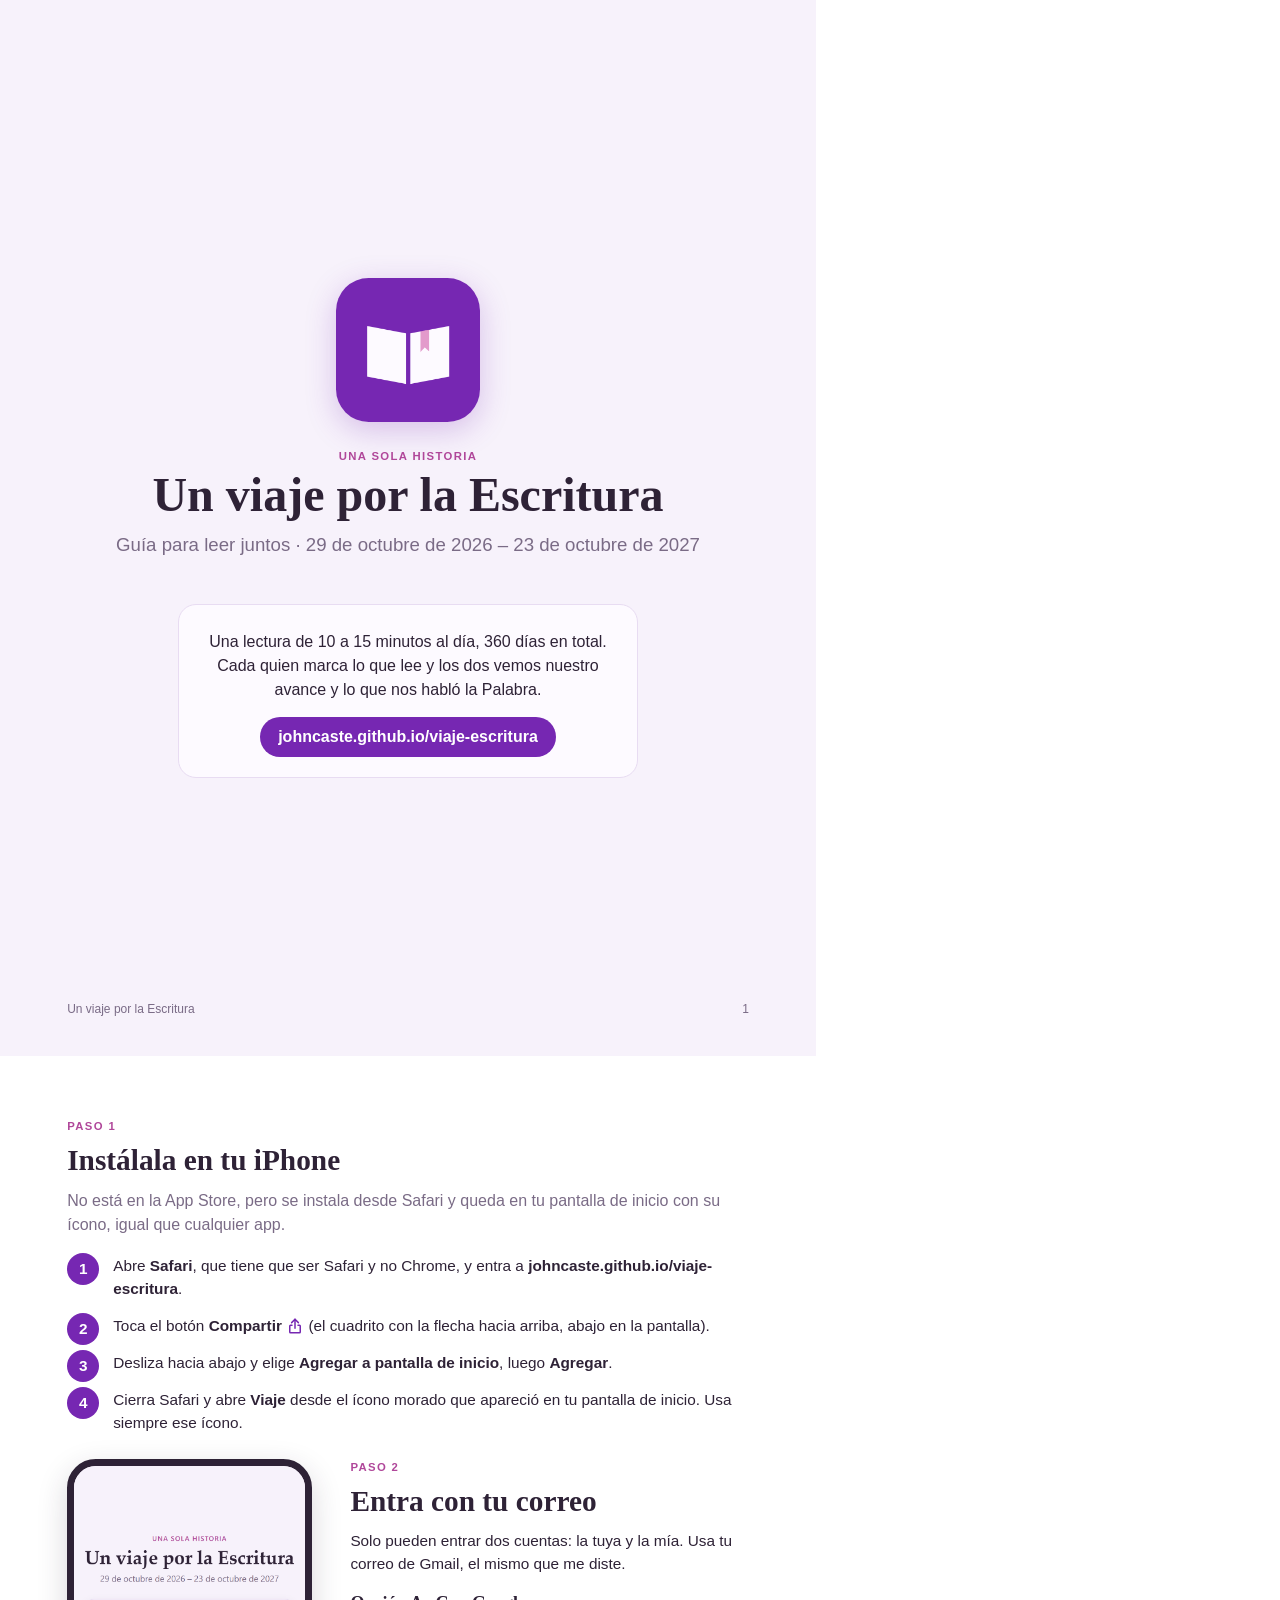
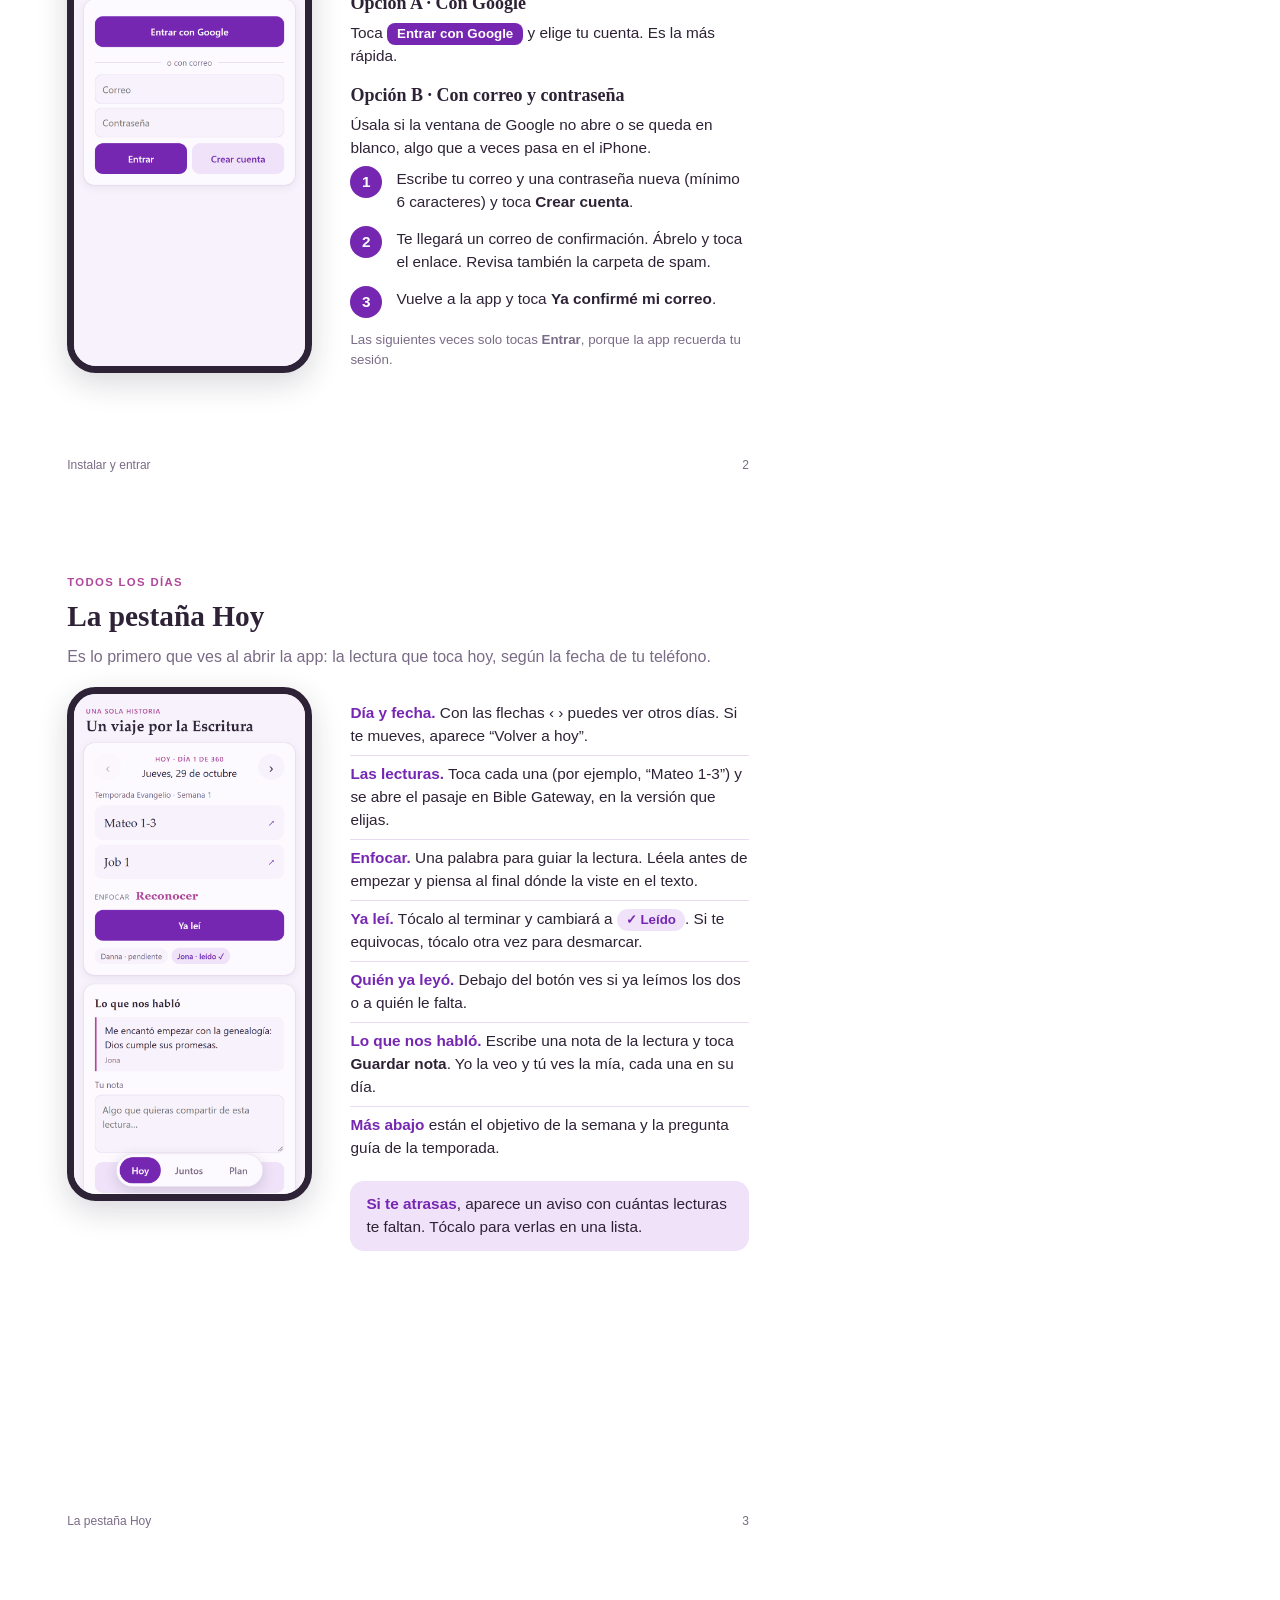
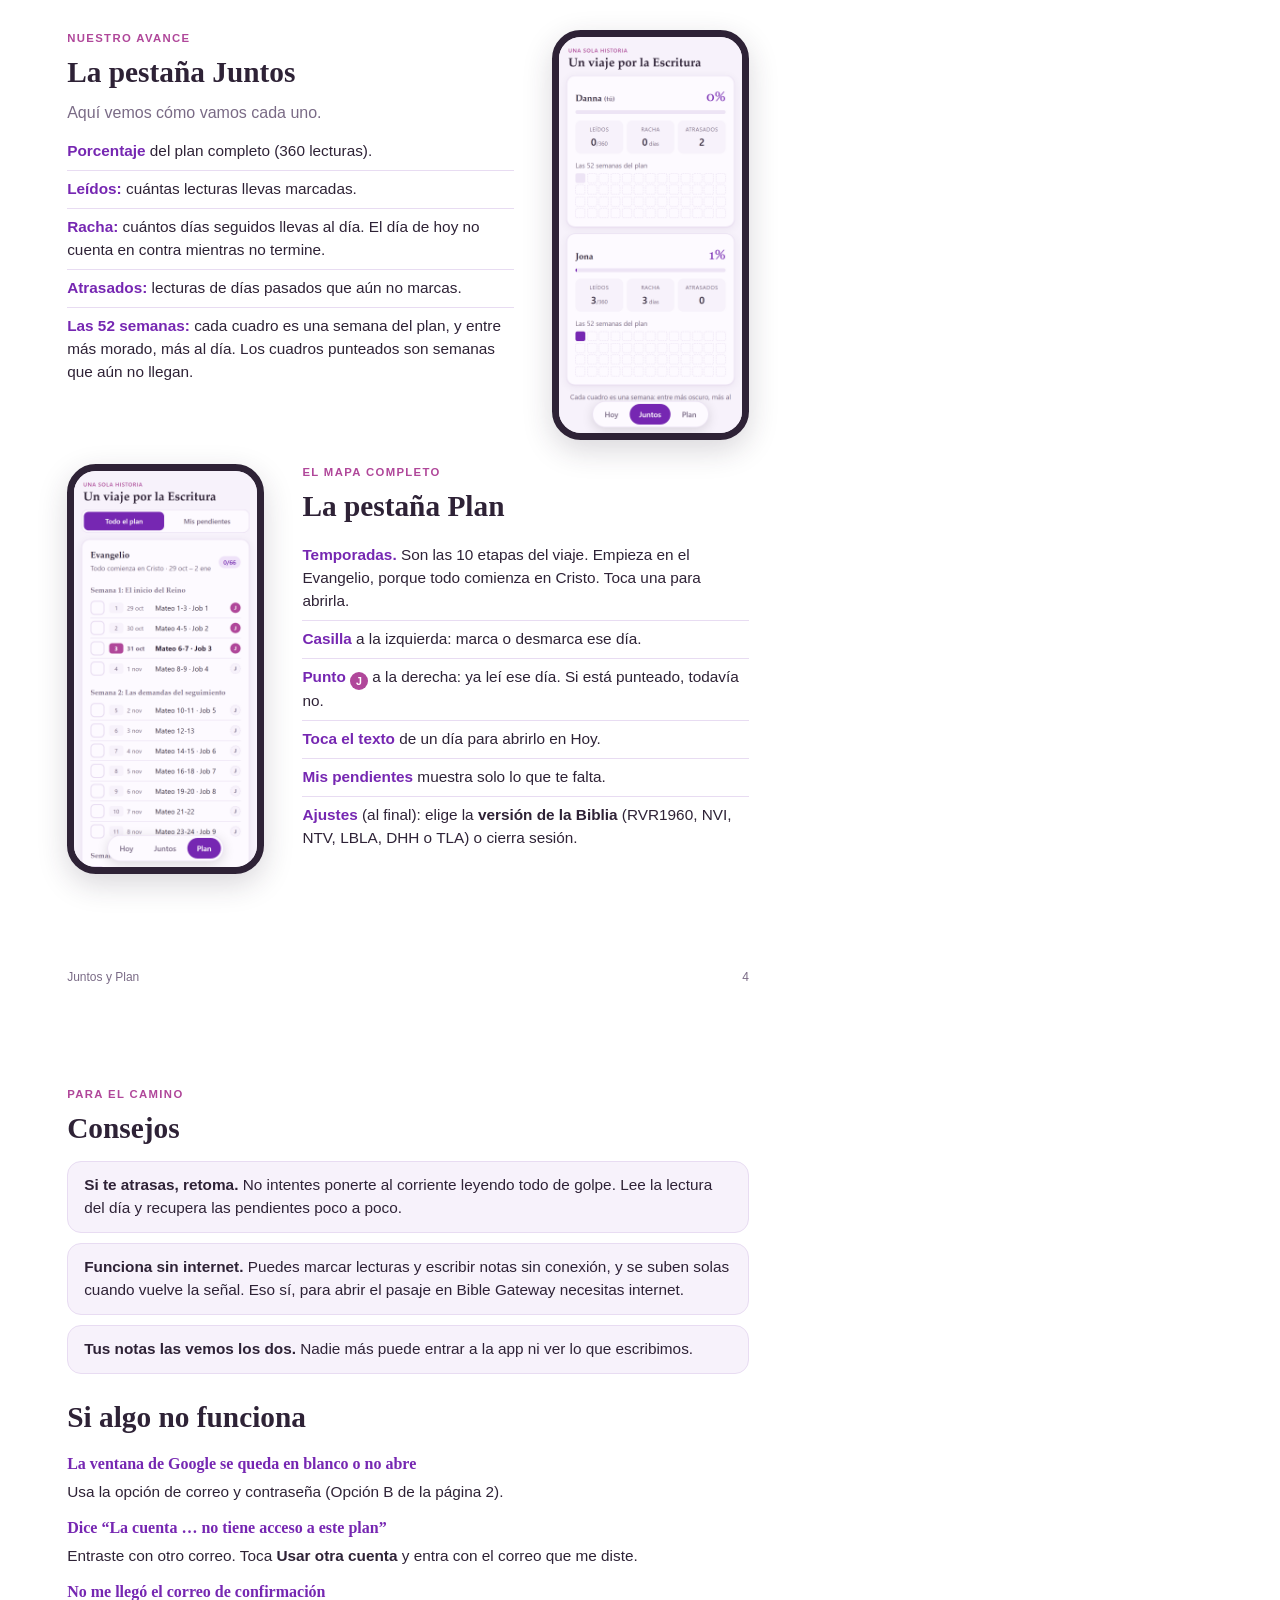
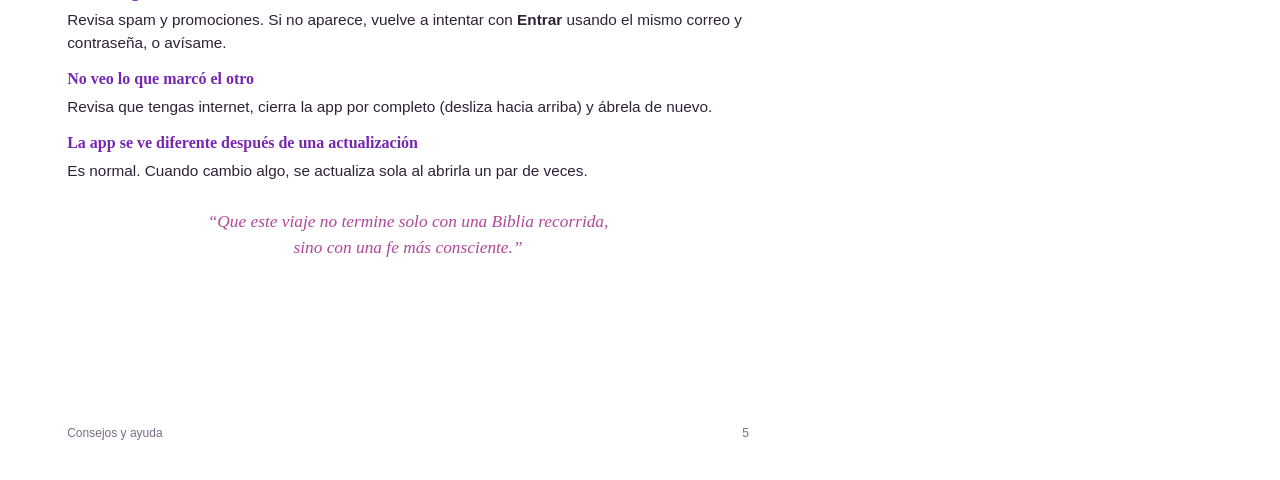
<file: guia/guia.html>
<!doctype html>
<html lang="es">
<head>
<meta charset="utf-8">
<title>Guía · Un viaje por la Escritura</title>
<style>
  @page { size: letter; margin: 0; }
  :root {
    --fondo: #f7f2fb; --tarjeta: #fdfaff; --texto: #2e2236; --tenue: #7a6b86;
    --linea: #e8dcf2; --acento: #7627b2; --suave: #efe2f9; --malva: #b0479a;
  }
  * { box-sizing: border-box; }
  html { -webkit-print-color-adjust: exact; print-color-adjust: exact; }
  body { margin: 0; color: var(--texto); font: 11.5pt/1.5 "Segoe UI", -apple-system, sans-serif; background: #fff; }
  h1, h2, h3 { font-family: "Palatino Linotype", "Iowan Old Style", Georgia, serif; font-weight: 600; margin: 0; }
  .pagina { width: 8.5in; height: 11in; padding: .65in .7in; position: relative; overflow: hidden; page-break-after: always; }
  .pagina:last-child { page-break-after: auto; }
  .pie { position: absolute; bottom: .4in; left: .7in; right: .7in; display: flex; justify-content: space-between; font-size: 9pt; color: var(--tenue); }
  .eyebrow { text-transform: uppercase; letter-spacing: .12em; font-size: 8.5pt; color: var(--malva); font-weight: 700; margin: 0 0 4px; }
  h2 { font-size: 22pt; margin-bottom: 6px; }
  h3 { font-size: 13.5pt; margin: 14px 0 4px; }
  p { margin: 5px 0; }
  .intro { color: var(--tenue); font-size: 12pt; margin-bottom: 18px; }

  /* Portada */
  .portada { background: var(--fondo); display: flex; flex-direction: column; justify-content: center; text-align: center; }
  .portada .icono { width: 1.5in; height: 1.5in; border-radius: .34in; margin: 0 auto 26px; box-shadow: 0 8px 30px rgb(118 39 178 / 25%); }
  .portada h1 { font-size: 36pt; line-height: 1.1; }
  .portada .sub { font-size: 14pt; color: var(--tenue); margin-top: 10px; }
  .portada .para { margin: 40px auto 0; max-width: 4.8in; background: var(--tarjeta); border: 1px solid var(--linea); border-radius: 18px; padding: 20px 26px; font-size: 12pt; }
  .portada .url { display: inline-block; margin-top: 10px; background: var(--acento); color: #fff; padding: 8px 18px; border-radius: 999px; font-weight: 600; text-decoration: none; }

  /* Pasos */
  .pasos { list-style: none; padding: 0; margin: 0; counter-reset: paso; }
  .pasos li { counter-increment: paso; position: relative; padding: 0 0 14px 46px; }
  .pasos li::before {
    content: counter(paso); position: absolute; left: 0; top: -2px; width: 32px; height: 32px; border-radius: 50%;
    background: var(--acento); color: #fff; font-weight: 700; display: grid; place-items: center;
  }
  .pasos strong { color: var(--texto); }
  .ios { display: inline-block; vertical-align: -4px; width: 18px; height: 18px; }

  /* Columnas con teléfono */
  .dos { display: grid; grid-template-columns: 2.55in 1fr; gap: .4in; align-items: start; }
  .dos.inversa { grid-template-columns: 1fr 2.55in; }
  .compacta .dos { grid-template-columns: 2.05in 1fr; }
  .compacta .dos.inversa { grid-template-columns: 1fr 2.05in; }
  .compacta .telefono { width: 2.05in; }
  .telefono { width: 2.55in; border-radius: .3in; border: 7px solid #2e2236; overflow: hidden; background: var(--fondo); box-shadow: 0 10px 30px rgb(46 34 54 / 18%); }
  .telefono img { display: block; width: 100%; }

  .nota { background: var(--suave); border-radius: 14px; padding: 12px 16px; margin: 14px 0; }
  .nota strong { color: var(--acento); }
  .caja { background: var(--fondo); border: 1px solid var(--linea); border-radius: 14px; padding: 12px 16px; margin: 10px 0; }
  .partes { list-style: none; padding: 0; margin: 8px 0; }
  .partes li { padding: 7px 0; border-top: 1px solid var(--linea); }
  .partes li:first-child { border-top: 0; }
  .partes b { color: var(--acento); }
  .chip { display: inline-block; padding: 1px 9px; border-radius: 999px; background: var(--suave); color: var(--acento); font-weight: 600; font-size: 10pt; }
  .boton { display: inline-block; padding: 1px 10px; border-radius: 8px; background: var(--acento); color: #fff; font-weight: 600; font-size: 10pt; }
  .punto { display: inline-grid; place-items: center; width: 18px; height: 18px; border-radius: 50%; background: var(--malva); color: #fff; font-size: 8pt; font-weight: 700; vertical-align: -3px; }
  .problemas h3 { font-size: 12pt; margin-top: 12px; color: var(--acento); }
  .cierre { text-align: center; margin-top: 26px; font-family: "Palatino Linotype", Georgia, serif; font-style: italic; font-size: 13pt; color: var(--malva); }
</style>
</head>
<body>

<!-- 1. Portada -->
<section class="pagina portada">
  <img class="icono" src="../icons/icon-512.png" alt="">
  <p class="eyebrow">Una sola historia</p>
  <h1>Un viaje por la Escritura</h1>
  <p class="sub">Guía para leer juntos · 29 de octubre de 2026 – 23 de octubre de 2027</p>
  <div class="para">
    <p>Una lectura de 10 a 15 minutos al día, 360 días en total. Cada quien marca lo que lee y los dos vemos nuestro avance y lo que nos habló la Palabra.</p>
    <a class="url" href="https://johncaste.github.io/viaje-escritura/">johncaste.github.io/viaje-escritura</a>
  </div>
  <div class="pie"><span>Un viaje por la Escritura</span><span>1</span></div>
</section>

<!-- 2. Instalar y entrar -->
<section class="pagina">
  <p class="eyebrow">Paso 1</p>
  <h2>Instálala en tu iPhone</h2>
  <p class="intro">No está en la App Store, pero se instala desde Safari y queda en tu pantalla de inicio con su ícono, igual que cualquier app.</p>

  <ol class="pasos">
    <li>Abre <strong>Safari</strong>, que tiene que ser Safari y no Chrome, y entra a <strong>johncaste.github.io/viaje-escritura</strong>.</li>
    <li>Toca el botón <strong>Compartir</strong>
      <svg class="ios" viewBox="0 0 24 24" fill="none" stroke="#7627b2" stroke-width="2" stroke-linecap="round" stroke-linejoin="round"><path d="M12 3v12"/><path d="M7.5 7.5 12 3l4.5 4.5"/><path d="M8 11H6a1 1 0 0 0-1 1v8a1 1 0 0 0 1 1h12a1 1 0 0 0 1-1v-8a1 1 0 0 0-1-1h-2"/></svg>
      (el cuadrito con la flecha hacia arriba, abajo en la pantalla).</li>
    <li>Desliza hacia abajo y elige <strong>Agregar a pantalla de inicio</strong>, luego <strong>Agregar</strong>.</li>
    <li>Cierra Safari y abre <strong>Viaje</strong> desde el ícono morado que apareció en tu pantalla de inicio. Usa siempre ese ícono.</li>
  </ol>

  <div class="dos" style="margin-top:10px">
    <div class="telefono"><img src="img/acceso.png" alt="Pantalla para entrar"></div>
    <div>
      <p class="eyebrow">Paso 2</p>
      <h2>Entra con tu correo</h2>
      <p>Solo pueden entrar dos cuentas: la tuya y la mía. Usa tu correo de Gmail, el mismo que me diste.</p>

      <h3>Opción A · Con Google</h3>
      <p>Toca <span class="boton">Entrar con Google</span> y elige tu cuenta. Es la más rápida.</p>

      <h3>Opción B · Con correo y contraseña</h3>
      <p>Úsala si la ventana de Google no abre o se queda en blanco, algo que a veces pasa en el iPhone.</p>
      <ol class="pasos" style="margin-top:8px">
        <li>Escribe tu correo y una contraseña nueva (mínimo 6 caracteres) y toca <strong>Crear cuenta</strong>.</li>
        <li>Te llegará un correo de confirmación. Ábrelo y toca el enlace. Revisa también la carpeta de spam.</li>
        <li>Vuelve a la app y toca <strong>Ya confirmé mi correo</strong>.</li>
      </ol>
      <p style="color:var(--tenue);font-size:10pt">Las siguientes veces solo tocas <strong>Entrar</strong>, porque la app recuerda tu sesión.</p>
    </div>
  </div>
  <div class="pie"><span>Instalar y entrar</span><span>2</span></div>
</section>

<!-- 3. Hoy -->
<section class="pagina">
  <p class="eyebrow">Todos los días</p>
  <h2>La pestaña Hoy</h2>
  <p class="intro">Es lo primero que ves al abrir la app: la lectura que toca hoy, según la fecha de tu teléfono.</p>
  <div class="dos">
    <div class="telefono"><img src="img/hoy.png" alt="Pantalla Hoy"></div>
    <div>
      <ul class="partes">
        <li><b>Día y fecha.</b> Con las flechas ‹ › puedes ver otros días. Si te mueves, aparece “Volver a hoy”.</li>
        <li><b>Las lecturas.</b> Toca cada una (por ejemplo, “Mateo 1-3”) y se abre el pasaje en Bible Gateway, en la versión que elijas.</li>
        <li><b>Enfocar.</b> Una palabra para guiar la lectura. Léela antes de empezar y piensa al final dónde la viste en el texto.</li>
        <li><b>Ya leí.</b> Tócalo al terminar y cambiará a <span class="chip">✓ Leído</span>. Si te equivocas, tócalo otra vez para desmarcar.</li>
        <li><b>Quién ya leyó.</b> Debajo del botón ves si ya leímos los dos o a quién le falta.</li>
        <li><b>Lo que nos habló.</b> Escribe una nota de la lectura y toca <strong>Guardar nota</strong>. Yo la veo y tú ves la mía, cada una en su día.</li>
        <li><b>Más abajo</b> están el objetivo de la semana y la pregunta guía de la temporada.</li>
      </ul>
      <div class="nota"><strong>Si te atrasas</strong>, aparece un aviso con cuántas lecturas te faltan. Tócalo para verlas en una lista.</div>
    </div>
  </div>
  <div class="pie"><span>La pestaña Hoy</span><span>3</span></div>
</section>

<!-- 4. Juntos y Plan -->
<section class="pagina compacta">
  <div class="dos inversa">
    <div>
      <p class="eyebrow">Nuestro avance</p>
      <h2>La pestaña Juntos</h2>
      <p class="intro" style="margin-bottom:8px">Aquí vemos cómo vamos cada uno.</p>
      <ul class="partes">
        <li><b>Porcentaje</b> del plan completo (360 lecturas).</li>
        <li><b>Leídos:</b> cuántas lecturas llevas marcadas.</li>
        <li><b>Racha:</b> cuántos días seguidos llevas al día. El día de hoy no cuenta en contra mientras no termine.</li>
        <li><b>Atrasados:</b> lecturas de días pasados que aún no marcas.</li>
        <li><b>Las 52 semanas:</b> cada cuadro es una semana del plan, y entre más morado, más al día. Los cuadros punteados son semanas que aún no llegan.</li>
      </ul>
    </div>
    <div class="telefono"><img src="img/juntos.png" alt="Pantalla Juntos"></div>
  </div>

  <div class="dos" style="margin-top:.25in">
    <div class="telefono"><img src="img/plan.png" alt="Pantalla Plan"></div>
    <div>
      <p class="eyebrow">El mapa completo</p>
      <h2>La pestaña Plan</h2>
      <ul class="partes">
        <li><b>Temporadas.</b> Son las 10 etapas del viaje. Empieza en el Evangelio, porque todo comienza en Cristo. Toca una para abrirla.</li>
        <li><b>Casilla</b> a la izquierda: marca o desmarca ese día.</li>
        <li><b>Punto</b> <span class="punto">J</span> a la derecha: ya leí ese día. Si está punteado, todavía no.</li>
        <li><b>Toca el texto</b> de un día para abrirlo en Hoy.</li>
        <li><b>Mis pendientes</b> muestra solo lo que te falta.</li>
        <li><b>Ajustes</b> (al final): elige la <strong>versión de la Biblia</strong> (RVR1960, NVI, NTV, LBLA, DHH o TLA) o cierra sesión.</li>
      </ul>
    </div>
  </div>
  <div class="pie"><span>Juntos y Plan</span><span>4</span></div>
</section>

<!-- 5. Consejos y problemas -->
<section class="pagina">
  <p class="eyebrow">Para el camino</p>
  <h2>Consejos</h2>
  <div class="caja"><strong>Si te atrasas, retoma.</strong> No intentes ponerte al corriente leyendo todo de golpe. Lee la lectura del día y recupera las pendientes poco a poco.</div>
  <div class="caja"><strong>Funciona sin internet.</strong> Puedes marcar lecturas y escribir notas sin conexión, y se suben solas cuando vuelve la señal. Eso sí, para abrir el pasaje en Bible Gateway necesitas internet.</div>
  <div class="caja"><strong>Tus notas las vemos los dos.</strong> Nadie más puede entrar a la app ni ver lo que escribimos.</div>

  <div class="problemas">
    <h2 style="margin-top:22px">Si algo no funciona</h2>
    <h3>La ventana de Google se queda en blanco o no abre</h3>
    <p>Usa la opción de correo y contraseña (Opción B de la página 2).</p>
    <h3>Dice “La cuenta … no tiene acceso a este plan”</h3>
    <p>Entraste con otro correo. Toca <strong>Usar otra cuenta</strong> y entra con el correo que me diste.</p>
    <h3>No me llegó el correo de confirmación</h3>
    <p>Revisa spam y promociones. Si no aparece, vuelve a intentar con <strong>Entrar</strong> usando el mismo correo y contraseña, o avísame.</p>
    <h3>No veo lo que marcó el otro</h3>
    <p>Revisa que tengas internet, cierra la app por completo (desliza hacia arriba) y ábrela de nuevo.</p>
    <h3>La app se ve diferente después de una actualización</h3>
    <p>Es normal. Cuando cambio algo, se actualiza sola al abrirla un par de veces.</p>
  </div>

  <p class="cierre">“Que este viaje no termine solo con una Biblia recorrida,<br>sino con una fe más consciente.”</p>
  <div class="pie"><span>Consejos y ayuda</span><span>5</span></div>
</section>

</body>
</html>
</file>
